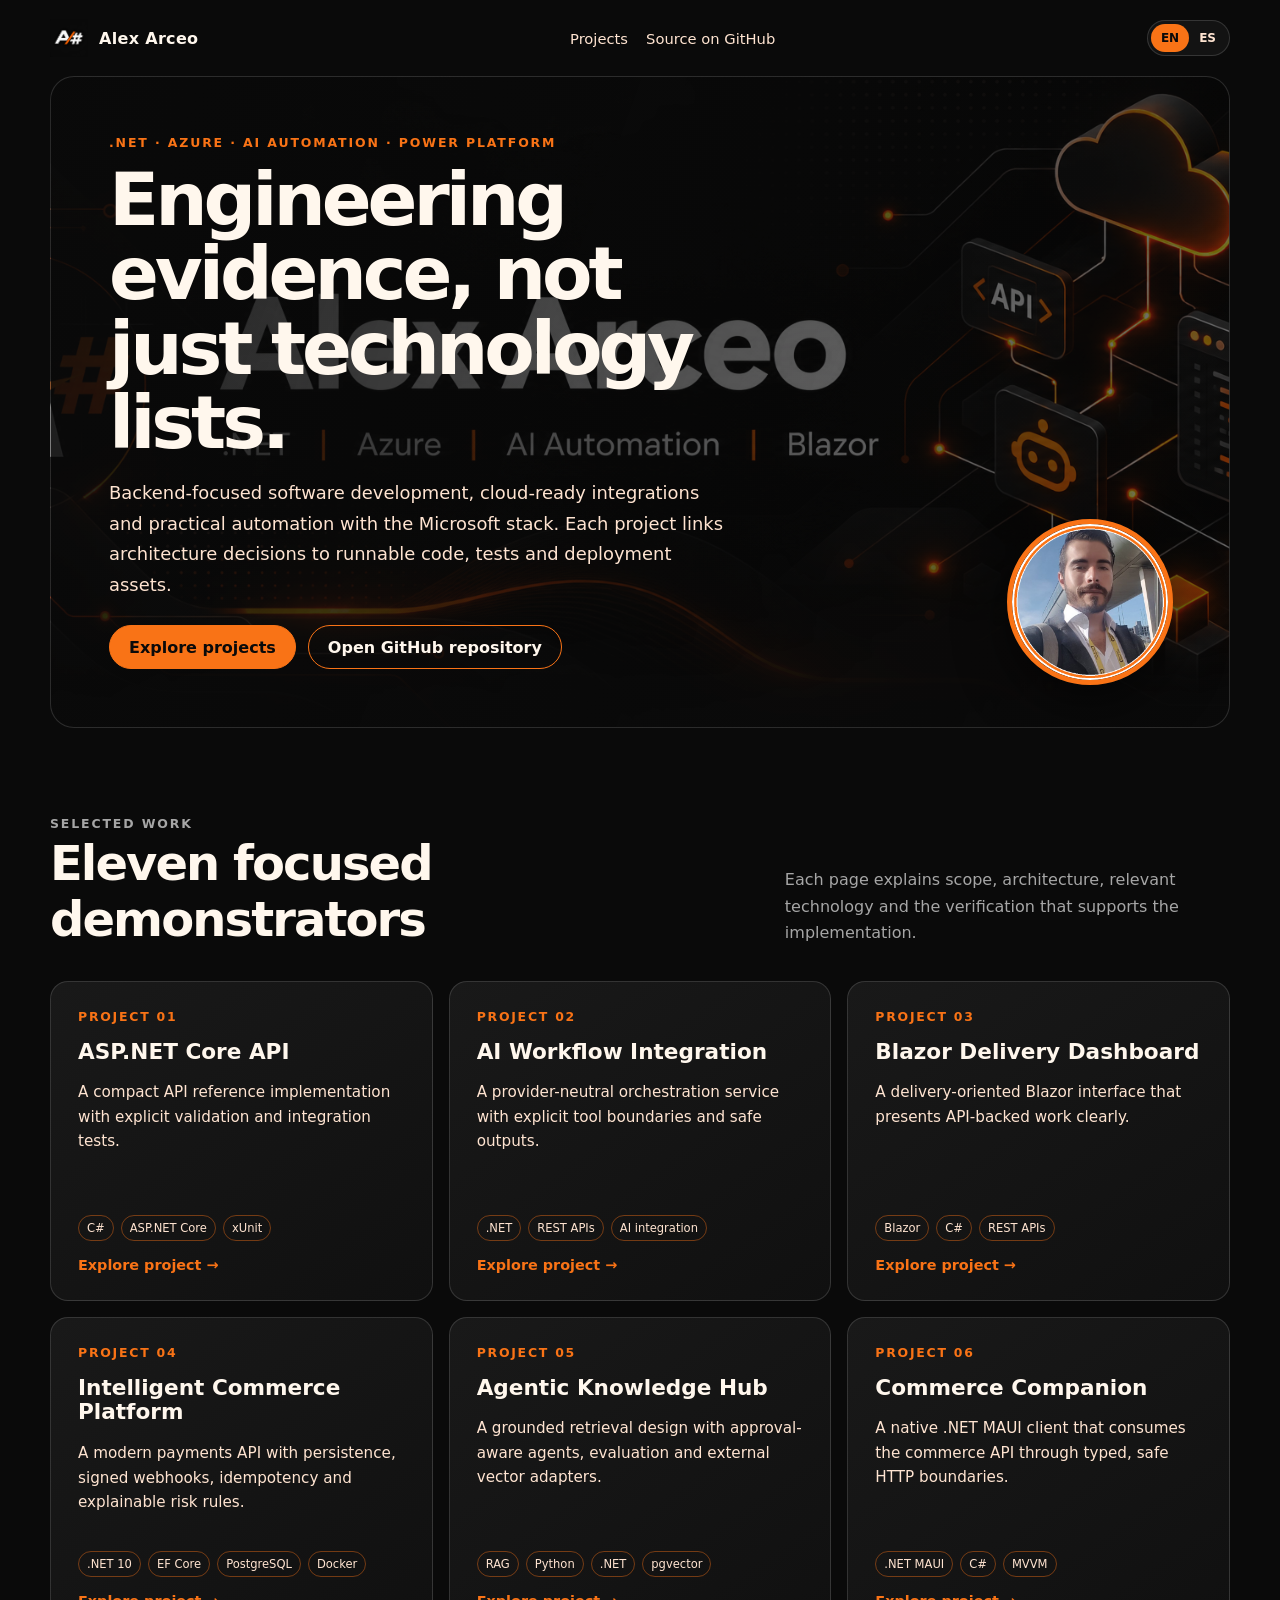
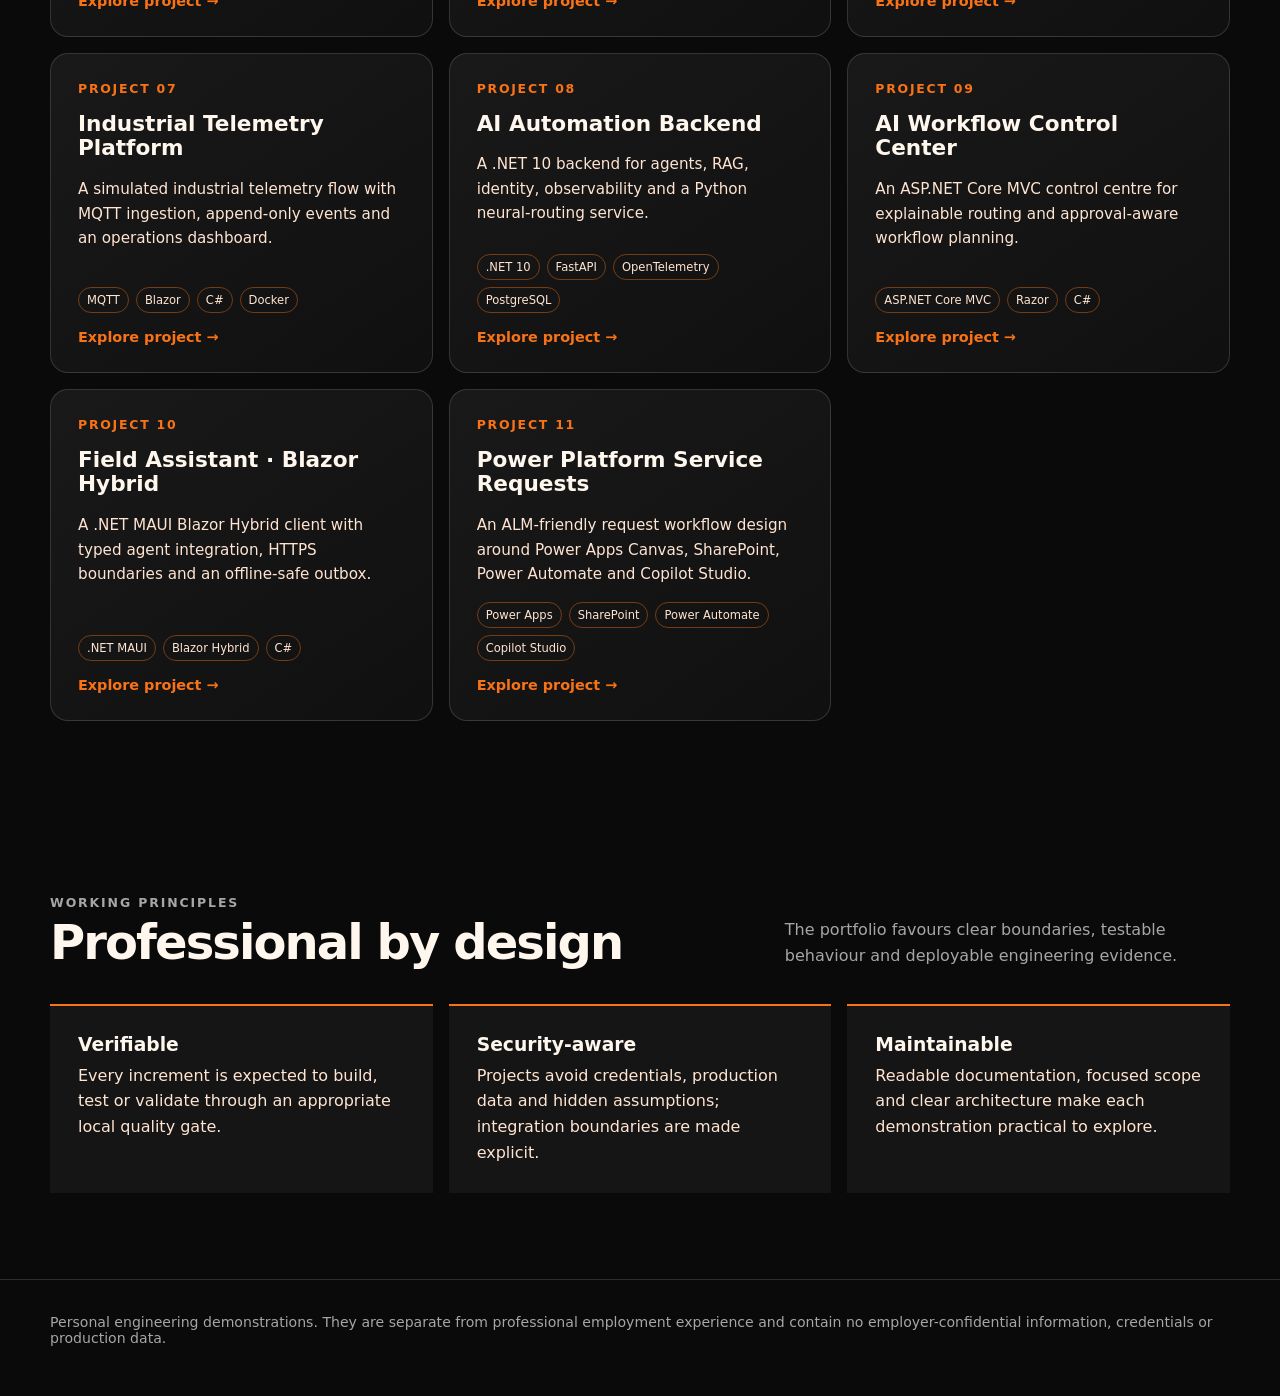
<file: index.html>
<!doctype html>
<html lang="en">
<head>
  <meta charset="utf-8" />
  <meta name="viewport" content="width=device-width, initial-scale=1" />
  <meta name="description" content="Alex Arceo's engineering portfolio: .NET, Azure, AI automation and Power Platform." />
  <title>Alex Arceo | Engineering Portfolio</title>
  <link rel="stylesheet" href="web/portfolio.css" />
</head>
<body data-root=".">
  <main id="app"></main>
  <script src="web/portfolio.js"></script>
</body>
</html>
</file>
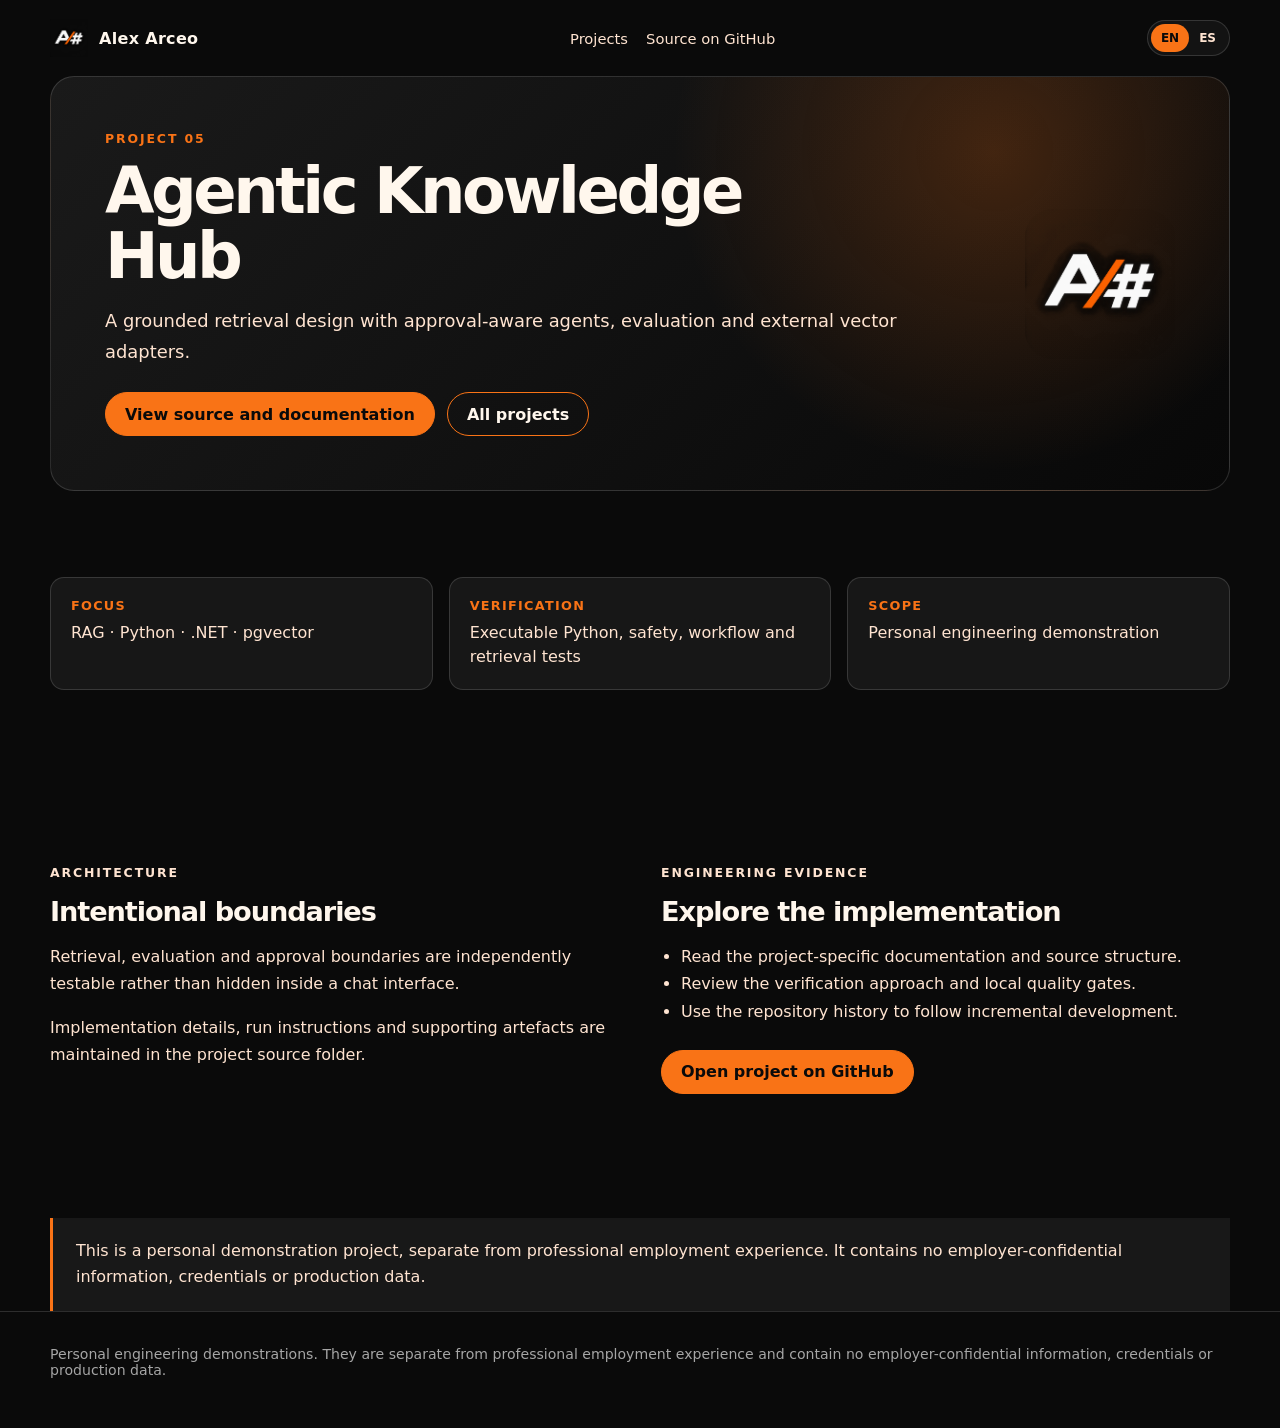
<file: projects/agentic-knowledge-hub/index.html>
<!doctype html><html lang="en"><head><meta charset="utf-8"><meta name="viewport" content="width=device-width,initial-scale=1"><title>Agentic Knowledge Hub | Alex Arceo</title><link rel="stylesheet" href="../../web/portfolio.css"></head><body data-root="../.." data-project="agentic-knowledge-hub"><main id="app"></main><script src="../../web/portfolio.js"></script></body></html>
</file>
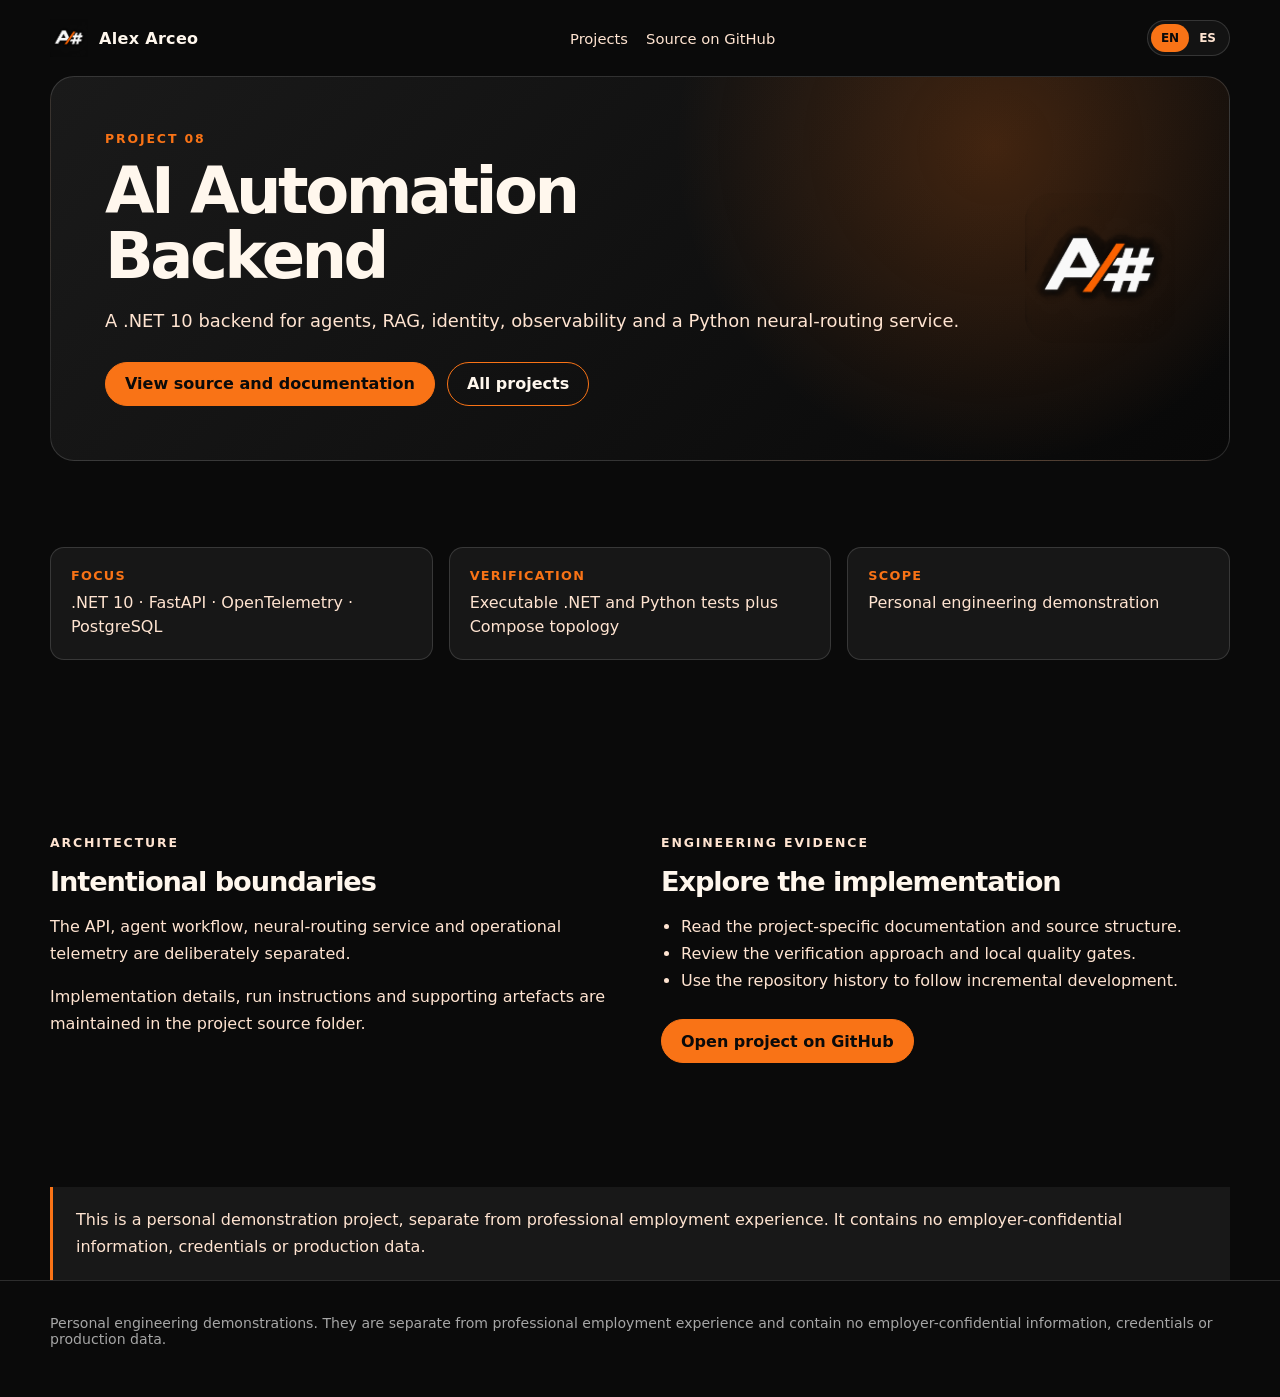
<file: projects/ai-automation-backend/index.html>
<!doctype html><html lang="en"><head><meta charset="utf-8"><meta name="viewport" content="width=device-width,initial-scale=1"><title>AI Automation Backend | Alex Arceo</title><link rel="stylesheet" href="../../web/portfolio.css"></head><body data-root="../.." data-project="ai-automation-backend"><main id="app"></main><script src="../../web/portfolio.js"></script></body></html>
</file>
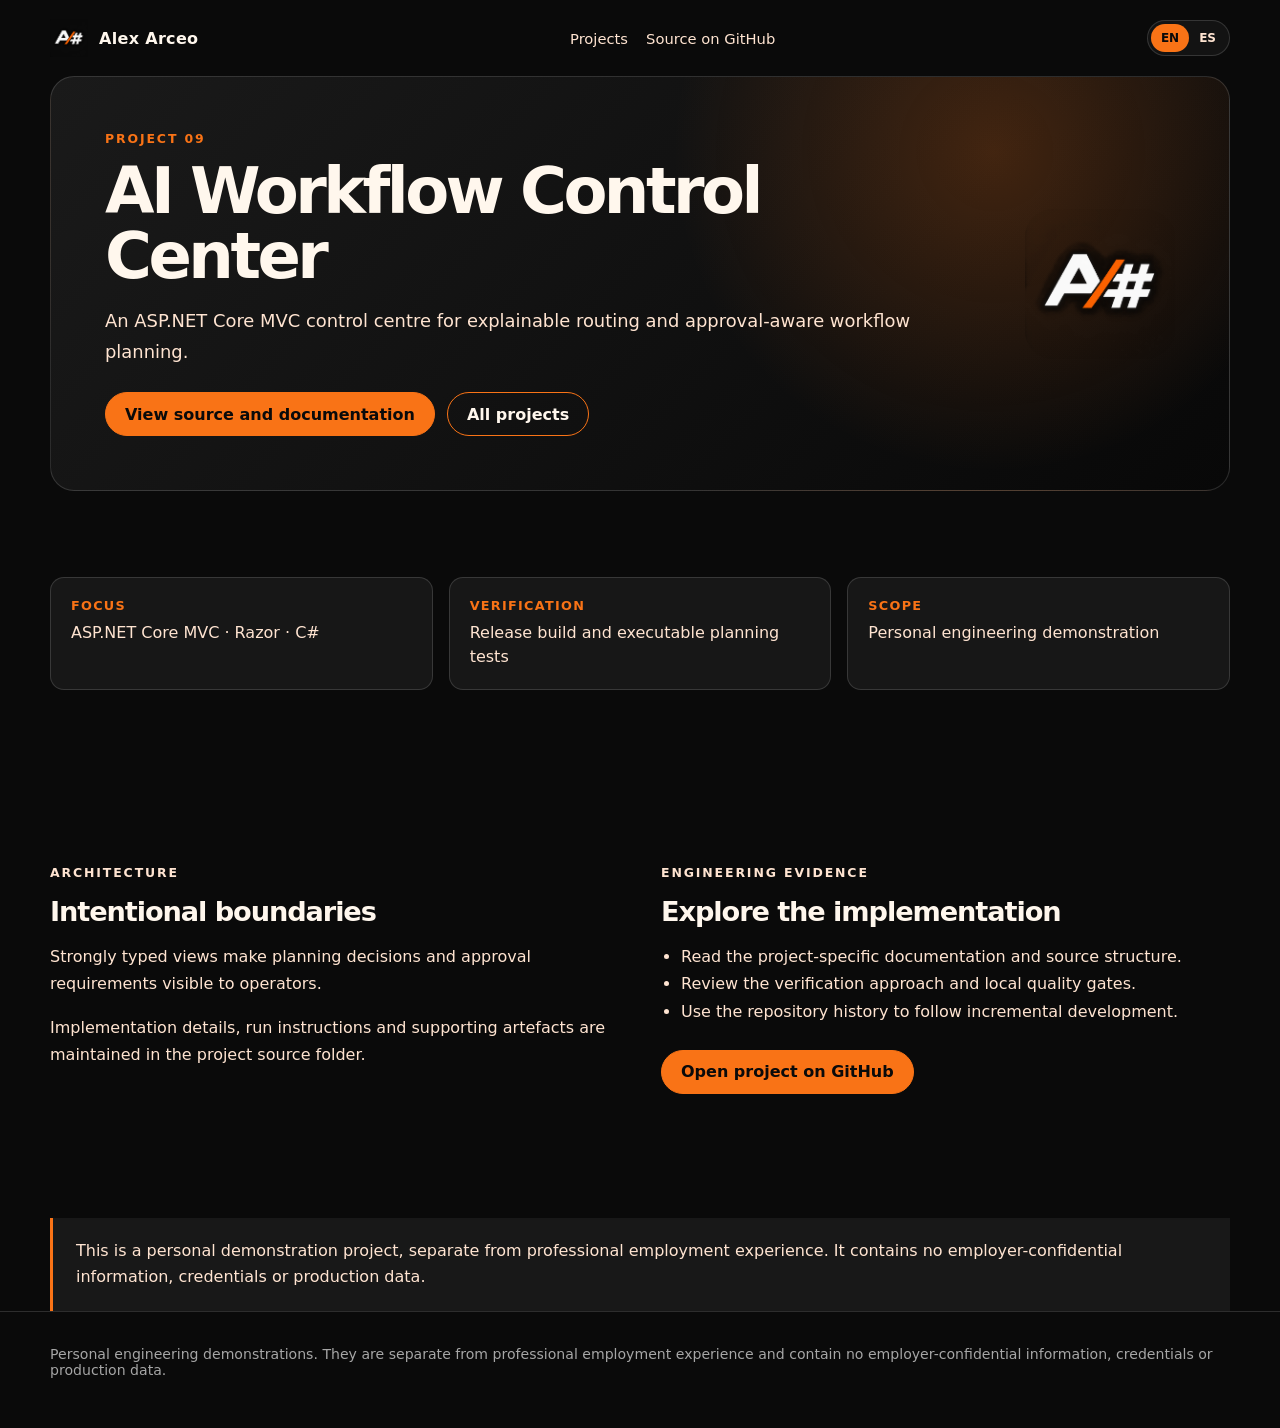
<file: projects/ai-workflow-control-center/index.html>
<!doctype html><html lang="en"><head><meta charset="utf-8"><meta name="viewport" content="width=device-width,initial-scale=1"><title>AI Workflow Control Center | Alex Arceo</title><link rel="stylesheet" href="../../web/portfolio.css"></head><body data-root="../.." data-project="ai-workflow-control-center"><main id="app"></main><script src="../../web/portfolio.js"></script></body></html>
</file>
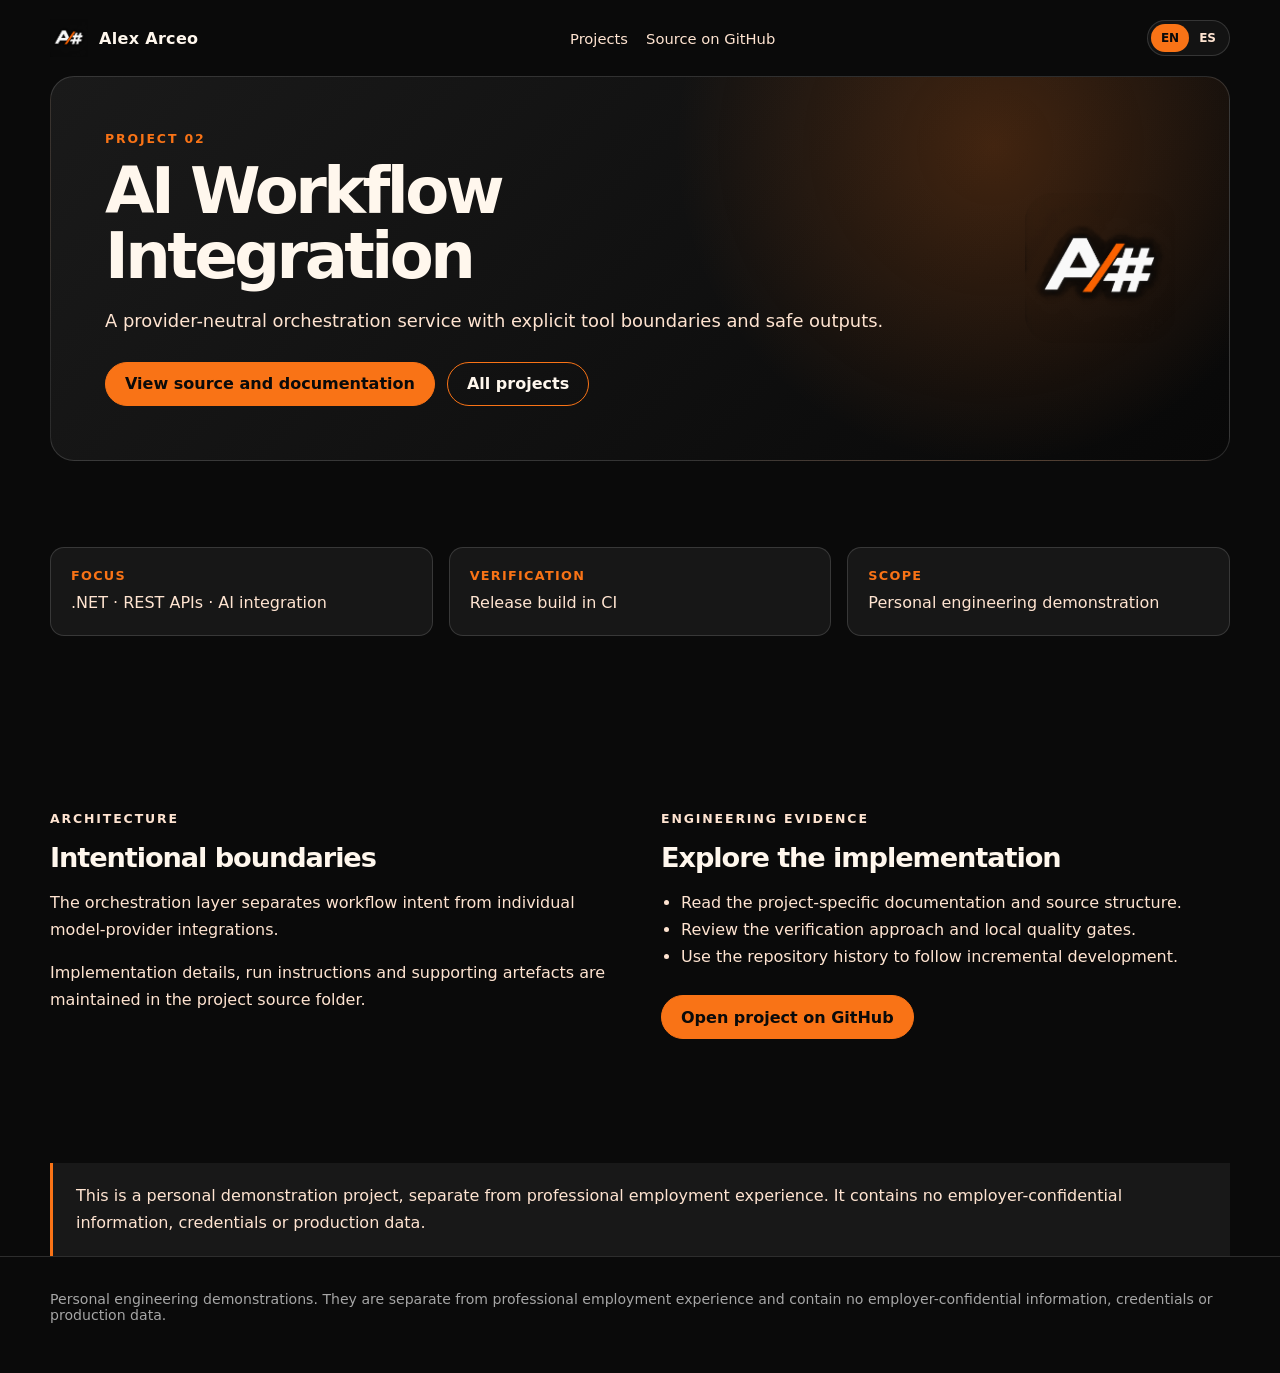
<file: projects/ai-workflow-integration/index.html>
<!doctype html><html lang="en"><head><meta charset="utf-8"><meta name="viewport" content="width=device-width,initial-scale=1"><title>AI Workflow Integration | Alex Arceo</title><link rel="stylesheet" href="../../web/portfolio.css"></head><body data-root="../.." data-project="ai-workflow-integration"><main id="app"></main><script src="../../web/portfolio.js"></script></body></html>
</file>
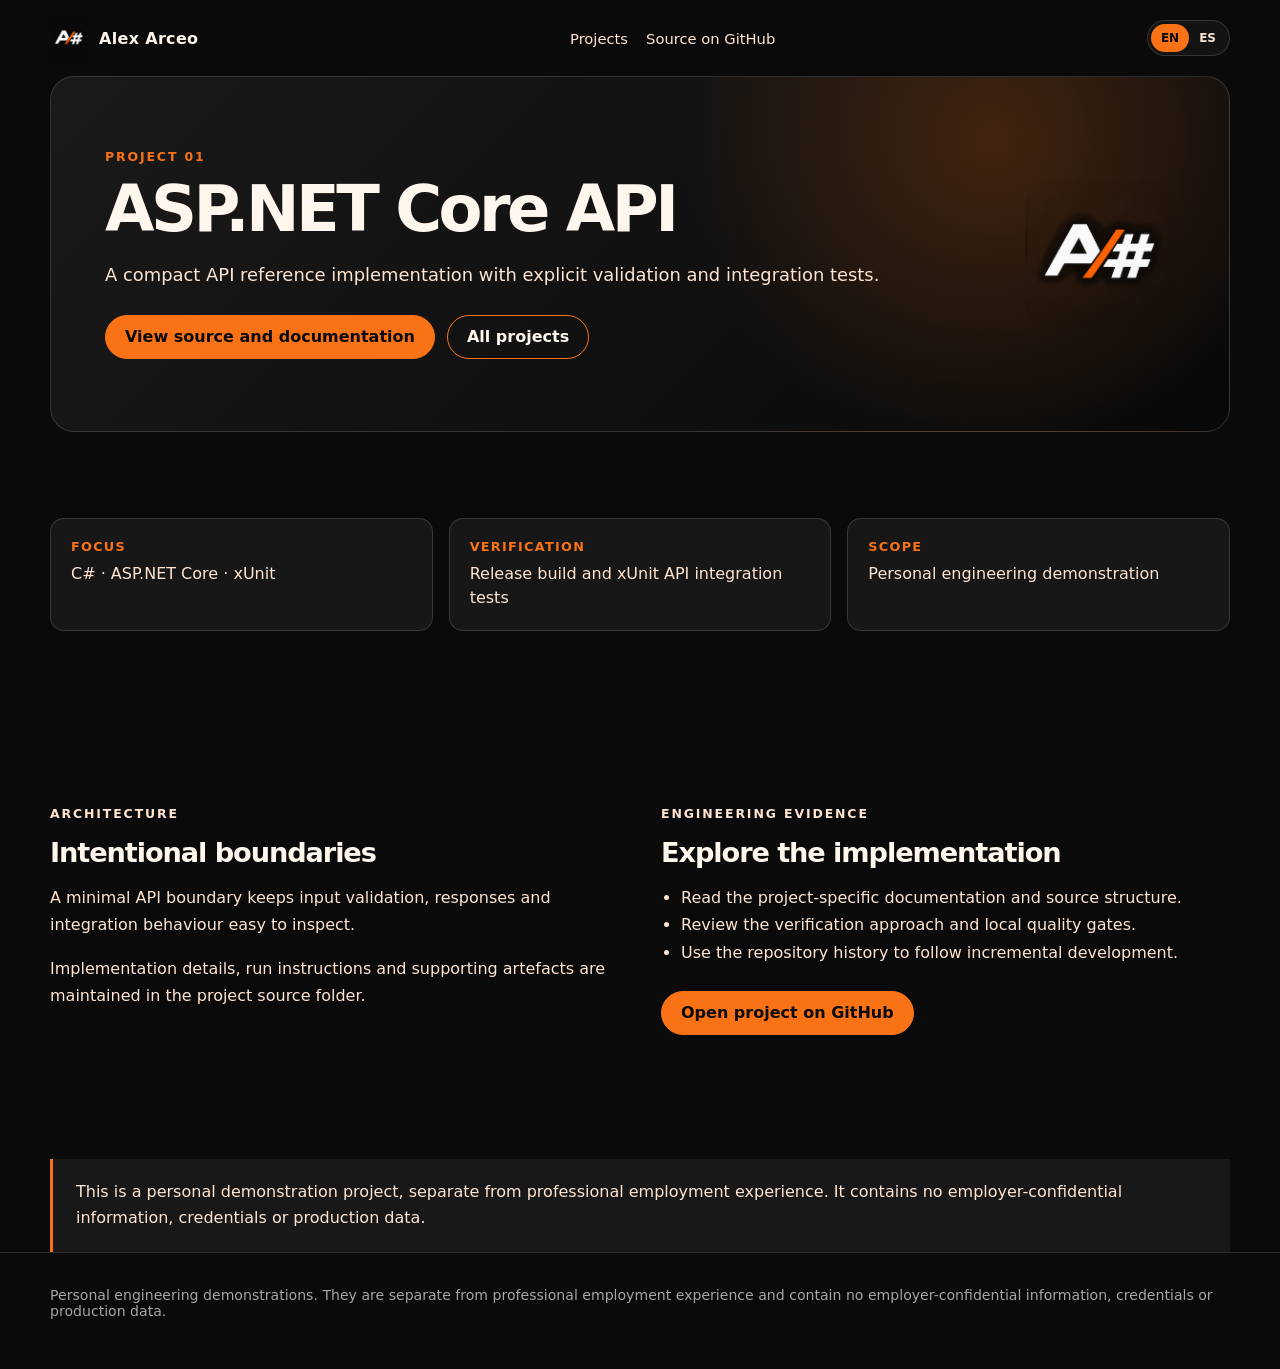
<file: projects/aspnet-core-api/index.html>
<!doctype html><html lang="en"><head><meta charset="utf-8"><meta name="viewport" content="width=device-width,initial-scale=1"><title>ASP.NET Core API | Alex Arceo</title><link rel="stylesheet" href="../../web/portfolio.css"></head><body data-root="../.." data-project="aspnet-core-api"><main id="app"></main><script src="../../web/portfolio.js"></script></body></html>
</file>
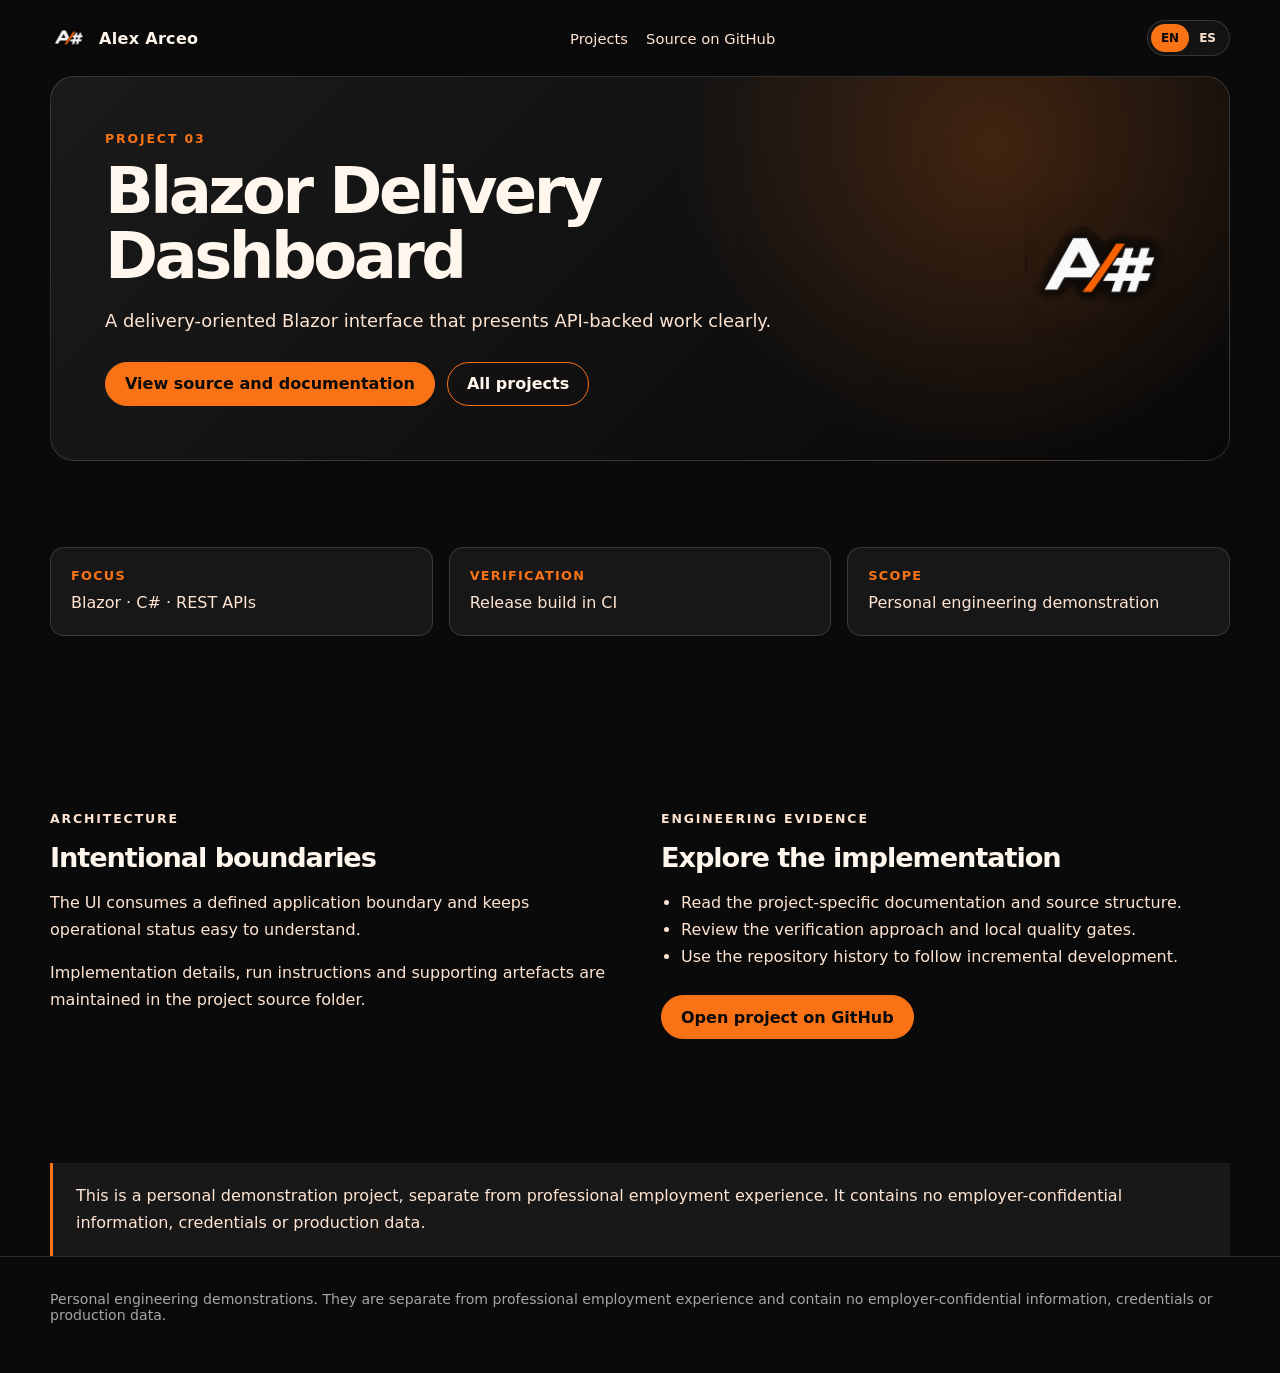
<file: projects/blazor-delivery-dashboard/index.html>
<!doctype html><html lang="en"><head><meta charset="utf-8"><meta name="viewport" content="width=device-width,initial-scale=1"><title>Blazor Delivery Dashboard | Alex Arceo</title><link rel="stylesheet" href="../../web/portfolio.css"></head><body data-root="../.." data-project="blazor-delivery-dashboard"><main id="app"></main><script src="../../web/portfolio.js"></script></body></html>
</file>
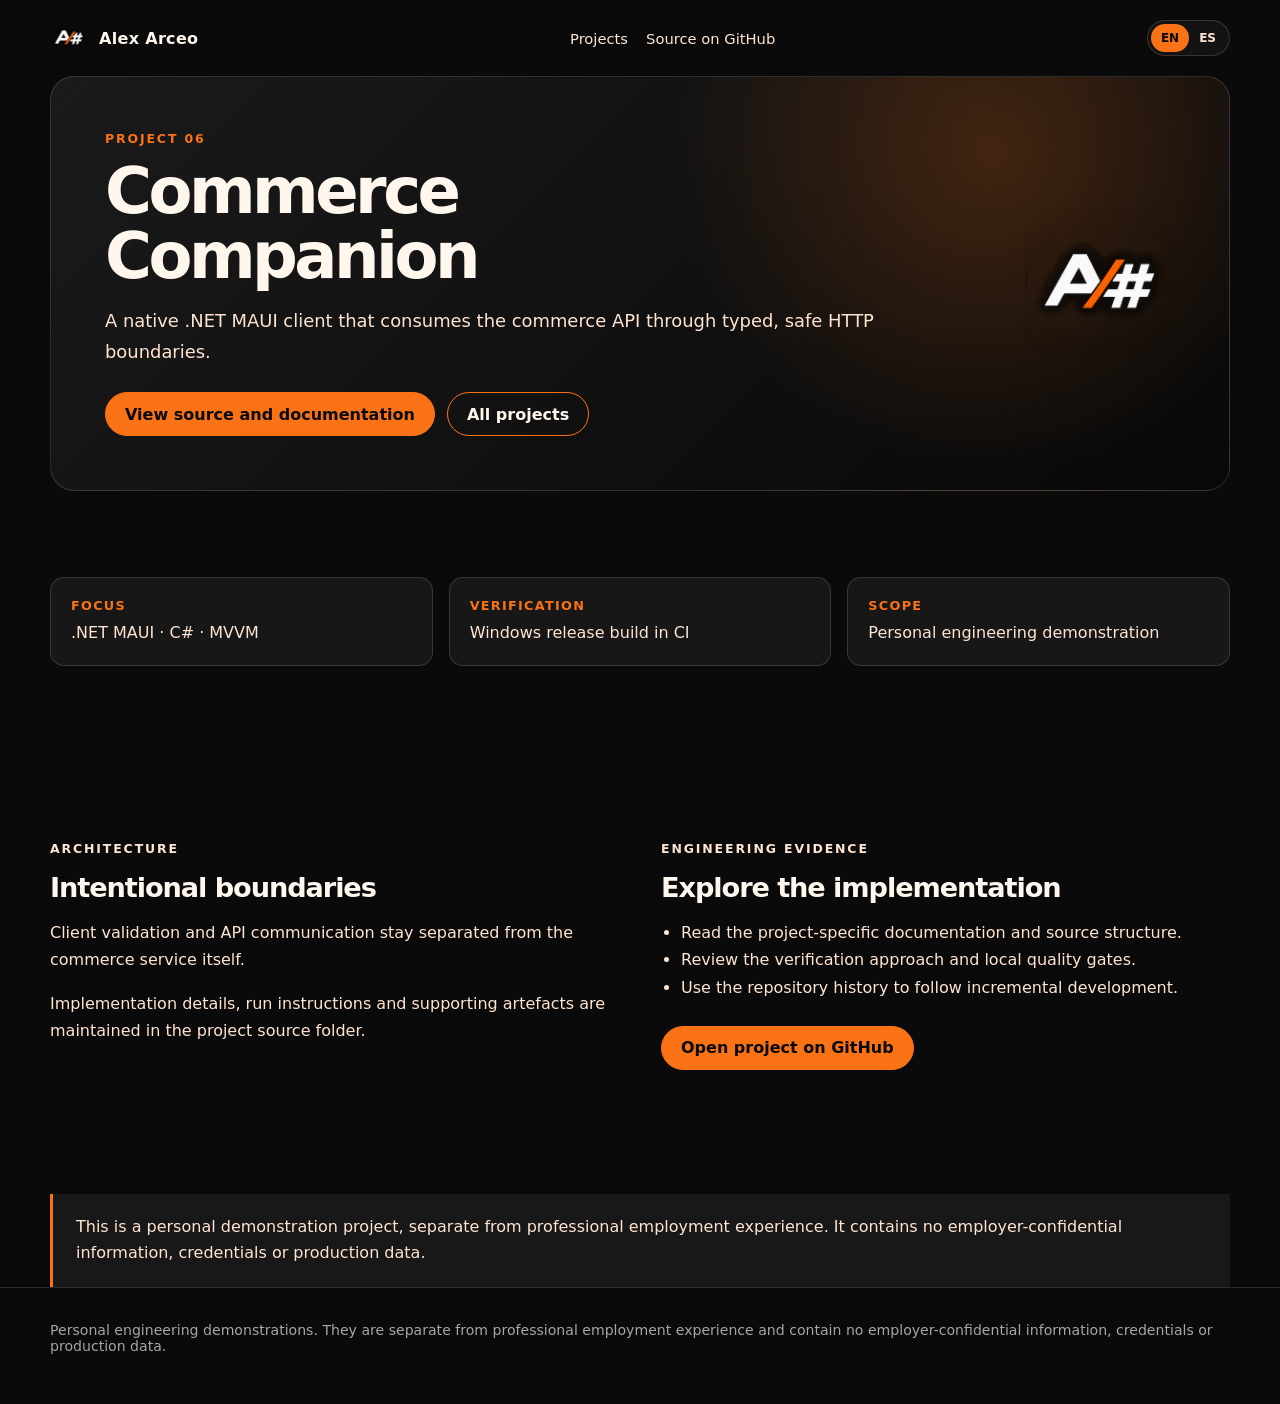
<file: projects/commerce-companion/index.html>
<!doctype html><html lang="en"><head><meta charset="utf-8"><meta name="viewport" content="width=device-width,initial-scale=1"><title>Commerce Companion | Alex Arceo</title><link rel="stylesheet" href="../../web/portfolio.css"></head><body data-root="../.." data-project="commerce-companion"><main id="app"></main><script src="../../web/portfolio.js"></script></body></html>
</file>
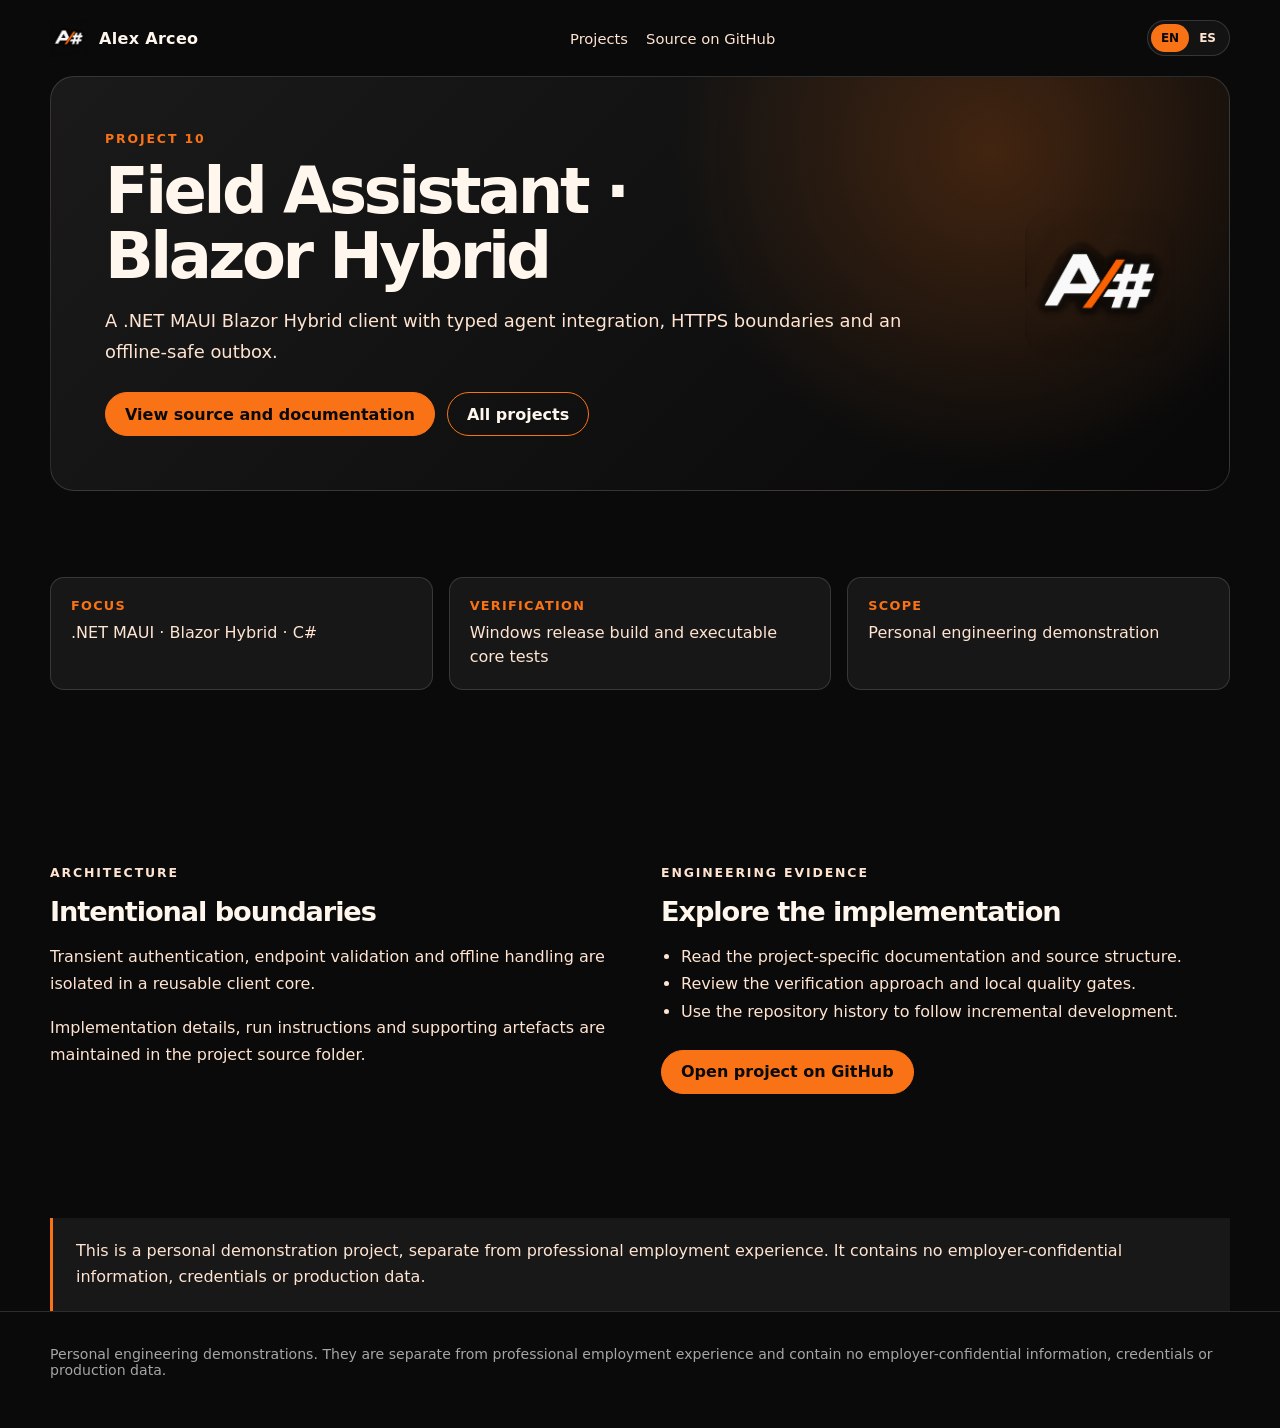
<file: projects/field-assistant-blazor-hybrid/index.html>
<!doctype html><html lang="en"><head><meta charset="utf-8"><meta name="viewport" content="width=device-width,initial-scale=1"><title>Field Assistant | Alex Arceo</title><link rel="stylesheet" href="../../web/portfolio.css"></head><body data-root="../.." data-project="field-assistant-blazor-hybrid"><main id="app"></main><script src="../../web/portfolio.js"></script></body></html>
</file>
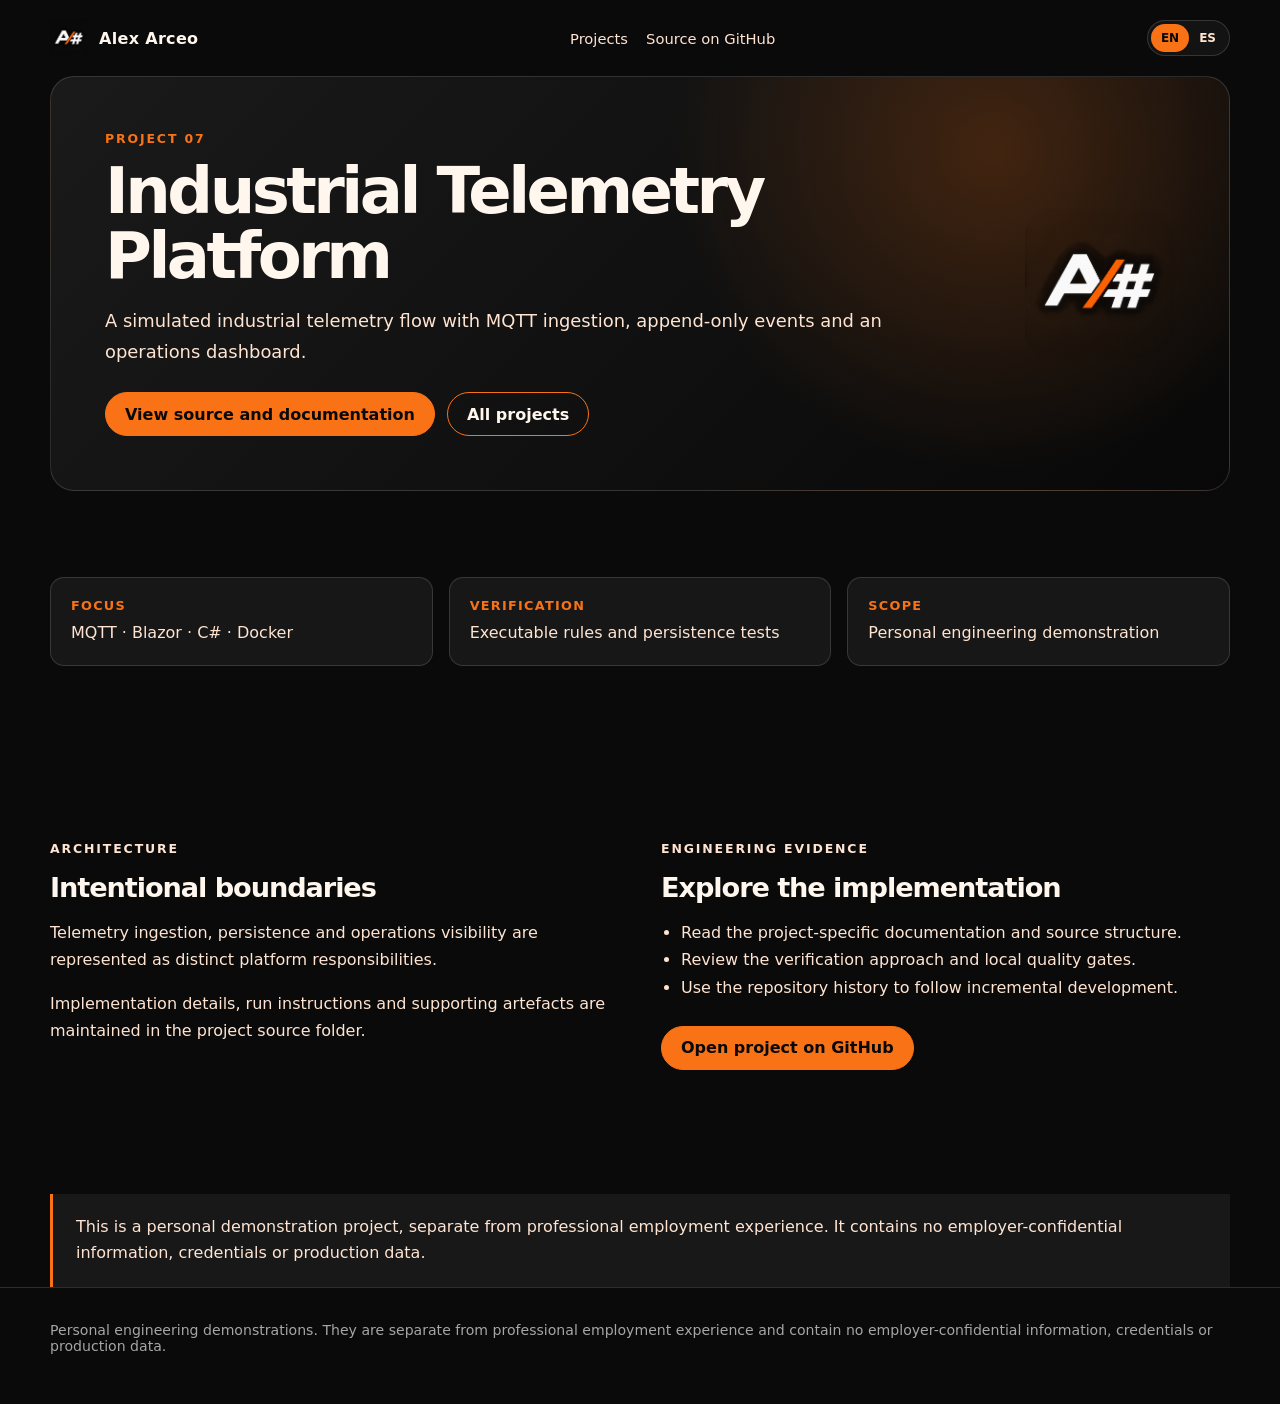
<file: projects/industrial-telemetry-platform/index.html>
<!doctype html><html lang="en"><head><meta charset="utf-8"><meta name="viewport" content="width=device-width,initial-scale=1"><title>Industrial Telemetry Platform | Alex Arceo</title><link rel="stylesheet" href="../../web/portfolio.css"></head><body data-root="../.." data-project="industrial-telemetry-platform"><main id="app"></main><script src="../../web/portfolio.js"></script></body></html>
</file>
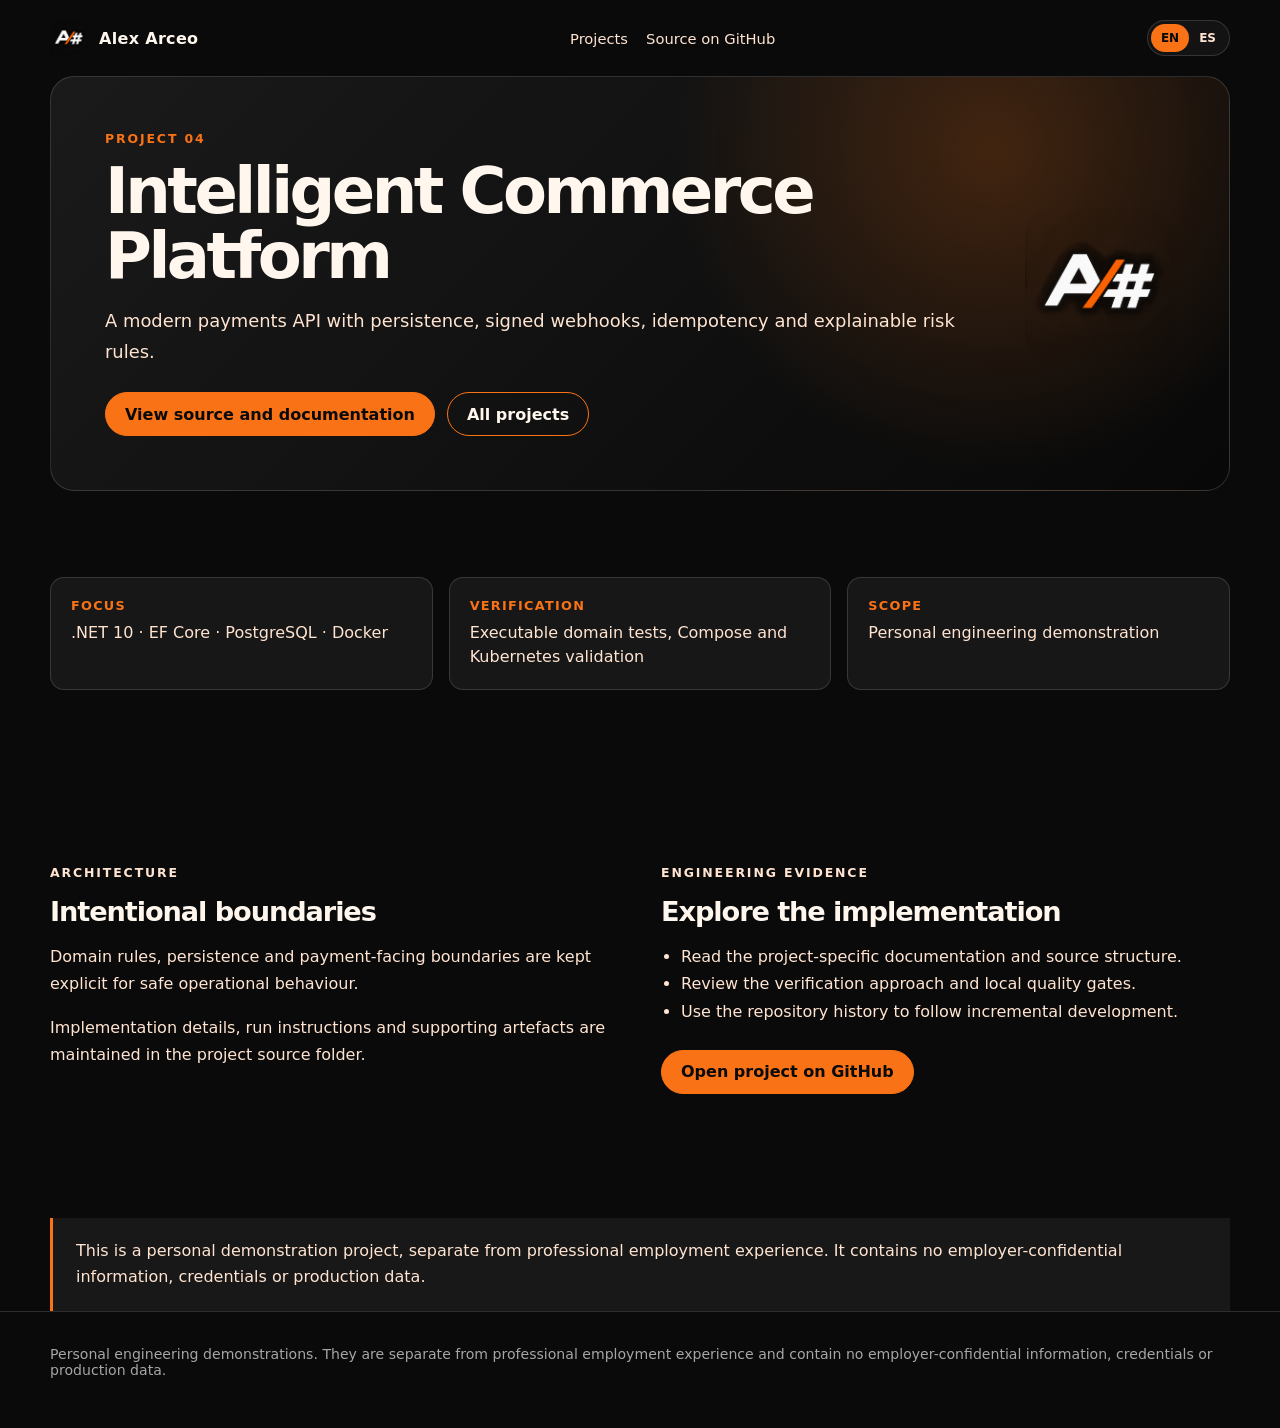
<file: projects/intelligent-commerce-platform/index.html>
<!doctype html><html lang="en"><head><meta charset="utf-8"><meta name="viewport" content="width=device-width,initial-scale=1"><title>Intelligent Commerce Platform | Alex Arceo</title><link rel="stylesheet" href="../../web/portfolio.css"></head><body data-root="../.." data-project="intelligent-commerce-platform"><main id="app"></main><script src="../../web/portfolio.js"></script></body></html>
</file>
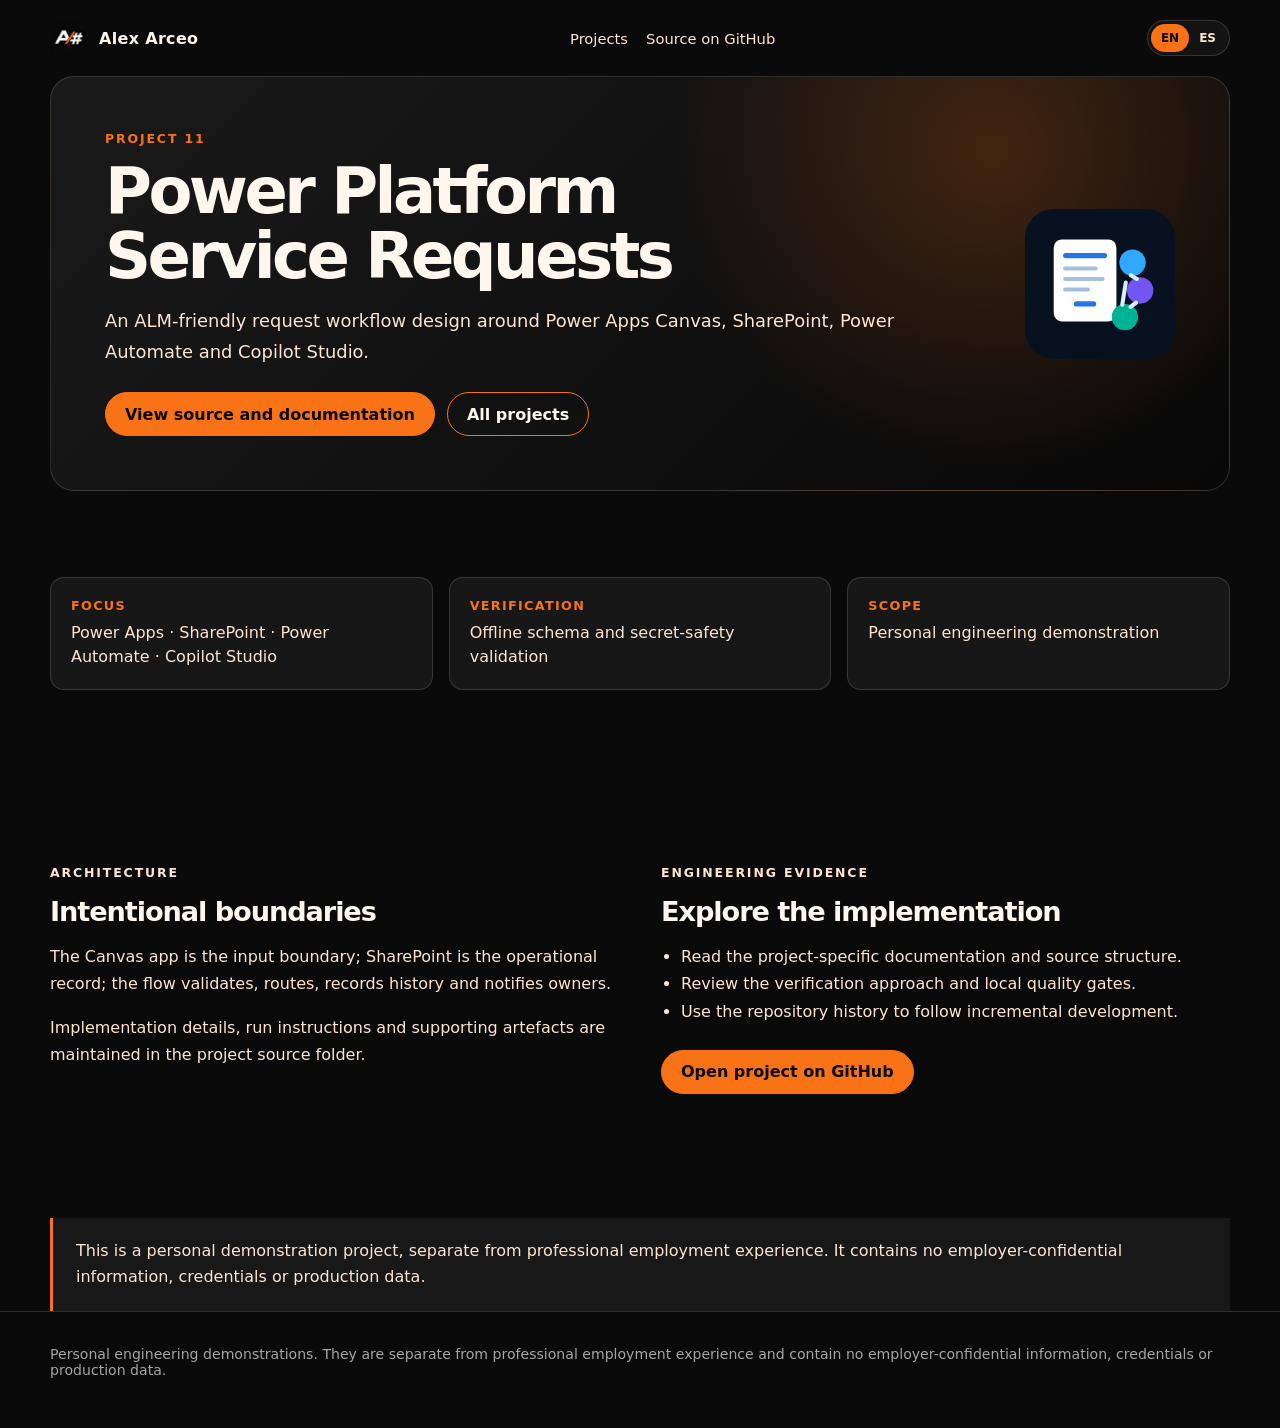
<file: projects/power-platform-service-requests/index.html>
<!doctype html><html lang="en"><head><meta charset="utf-8"><meta name="viewport" content="width=device-width,initial-scale=1"><title>Power Platform Service Requests | Alex Arceo</title><link rel="stylesheet" href="../../web/portfolio.css"></head><body data-root="../.." data-project="power-platform-service-requests"><main id="app"></main><script src="../../web/portfolio.js"></script></body></html>
</file>
<file: web/portfolio.css>
:root {
  --ink: #0a0a0a;
  --charcoal: #151515;
  --orange: #f97316;
  --peach: #ffe4d1;
  --ivory: #fff7ed;
  --muted: #a6a6a6;
  --line: rgba(255, 255, 255, .14);
}

* { box-sizing: border-box; }
html { scroll-behavior: smooth; }
body { margin: 0; background: var(--ink); color: var(--ivory); font-family: Inter, ui-sans-serif, system-ui, -apple-system, BlinkMacSystemFont, "Segoe UI", sans-serif; }
a { color: inherit; text-decoration: none; }
.shell { width: min(1180px, calc(100% - 40px)); margin: 0 auto; }
.topbar { display: flex; align-items: center; justify-content: space-between; gap: 24px; min-height: 76px; }
.brand { display: inline-flex; align-items: center; gap: 11px; font-weight: 800; letter-spacing: .02em; }
.brand img { width: 38px; height: 38px; object-fit: contain; }
.nav { display: flex; gap: 18px; color: var(--peach); font-size: .92rem; }
.nav a:hover { color: var(--orange); }
.language-switch { display: inline-flex; padding: 3px; border: 1px solid var(--line); border-radius: 999px; background: rgba(255, 255, 255, .04); }
.language-switch button { border: 0; border-radius: 999px; padding: 7px 10px; color: var(--peach); background: transparent; font: inherit; font-size: .75rem; font-weight: 800; cursor: pointer; }
.language-switch button.active { color: var(--ink); background: var(--orange); }
.hero { position: relative; overflow: hidden; min-height: 440px; display: grid; align-content: end; border: 1px solid var(--line); border-radius: 24px; background: linear-gradient(110deg, rgba(10,10,10,.95) 0%, rgba(10,10,10,.72) 48%, rgba(10,10,10,.52) 100%), url("../assets/portfolio-banner.png") center / cover; }
.hero-copy { position: relative; z-index: 1; width: min(740px, 100%); padding: 58px; }
.portrait { position: absolute; right: 56px; bottom: 42px; width: 166px; height: 166px; border-radius: 50%; border: 5px solid var(--orange); box-shadow: 0 18px 50px rgba(0, 0, 0, .54), inset 0 0 0 3px #fff; object-fit: cover; }
.eyebrow { margin: 0 0 13px; color: var(--orange); font-size: .78rem; font-weight: 800; letter-spacing: .15em; text-transform: uppercase; }
h1 { margin: 0; max-width: 720px; font-size: clamp(2.3rem, 6vw, 4.6rem); line-height: 1.01; letter-spacing: -.055em; }
.hero p:not(.eyebrow), .intro { color: var(--peach); font-size: 1.12rem; line-height: 1.7; }
.actions { display: flex; flex-wrap: wrap; gap: 12px; margin-top: 25px; }
.button { display: inline-flex; justify-content: center; align-items: center; min-height: 44px; padding: 0 19px; border: 1px solid var(--orange); border-radius: 999px; color: var(--ivory); font-weight: 750; transition: .2s ease; }
.button.primary { background: var(--orange); color: var(--ink); }
.button:hover { transform: translateY(-2px); background: var(--ivory); color: var(--ink); }
.section { padding: 86px 0; }
.section-head { display: grid; grid-template-columns: minmax(0, 1fr) minmax(240px, .65fr); gap: 50px; align-items: end; margin-bottom: 34px; }
h2 { margin: 0; font-size: clamp(1.75rem, 4vw, 3rem); letter-spacing: -.04em; }
.section-head p { margin: 0; color: var(--muted); line-height: 1.65; }
.project-grid { display: grid; grid-template-columns: repeat(3, minmax(0, 1fr)); gap: 16px; }
.card { min-height: 320px; display: flex; flex-direction: column; gap: 16px; padding: 27px; border: 1px solid var(--line); border-radius: 18px; background: linear-gradient(145deg, #191919, #101010); transition: border-color .2s ease, transform .2s ease; }
.card:hover { transform: translateY(-5px); border-color: rgba(249, 115, 22, .85); }
.number { color: var(--orange); font-size: .78rem; font-weight: 800; letter-spacing: .14em; }
.card h3 { margin: 0; font-size: 1.35rem; line-height: 1.15; }
.card p { margin: 0; color: var(--peach); line-height: 1.6; font-size: .95rem; }
.tags { display: flex; flex-wrap: wrap; gap: 7px; margin-top: auto; }
.tag { border: 1px solid rgba(249, 115, 22, .42); border-radius: 999px; padding: 5px 8px; color: var(--peach); font-size: .72rem; }
.card-link { color: var(--orange); font-weight: 800; font-size: .9rem; }
.principles { display: grid; grid-template-columns: repeat(3, 1fr); gap: 16px; }
.principle { padding: 28px; border-top: 2px solid var(--orange); background: var(--charcoal); }
.principle h3 { margin: 0 0 8px; }.principle p { margin: 0; color: var(--peach); line-height: 1.6; }
.footer { padding: 34px 0 50px; border-top: 1px solid var(--line); color: var(--muted); font-size: .88rem; }
.project-hero { min-height: 356px; display: grid; grid-template-columns: minmax(0, 1fr) 170px; gap: 36px; align-items: center; padding: 54px; border: 1px solid var(--line); border-radius: 24px; background: radial-gradient(circle at 80% 18%, rgba(249,115,22,.22), transparent 32%), linear-gradient(135deg, #1a1a1a, #080808); }
.project-hero h1 { font-size: clamp(2.2rem, 5vw, 4rem); }.project-mark { width: 150px; justify-self: end; border-radius: 28px; }
.facts { display: grid; grid-template-columns: repeat(3, 1fr); gap: 16px; }.fact { padding: 20px; background: #171717; border: 1px solid var(--line); border-radius: 14px; }.fact strong { display: block; margin-bottom: 8px; color: var(--orange); font-size: .8rem; letter-spacing: .1em; text-transform: uppercase; }.fact span { color: var(--peach); line-height: 1.5; }
.details { display: grid; grid-template-columns: 1fr 1fr; gap: 42px; }.details h2 { font-size: 1.7rem; margin-bottom: 14px; }.details p, .details li { color: var(--peach); line-height: 1.7; }.details ul { padding-left: 20px; }.notice { margin-top: 38px; padding: 20px 23px; border-left: 3px solid var(--orange); color: var(--peach); background: #181818; line-height: 1.65; }
@media (max-width: 840px) { .project-grid, .principles { grid-template-columns: 1fr 1fr; }.section-head, .details { grid-template-columns: 1fr; gap: 22px; }.facts { grid-template-columns: 1fr; }.hero-copy, .project-hero { padding: 34px; }.portrait { right: 34px; bottom: 28px; width: 122px; height: 122px; }.project-hero { grid-template-columns: 1fr; }.project-mark { justify-self: start; width: 104px; }.nav { display: none; } }
@media (max-width: 560px) { .shell { width: min(100% - 28px, 1180px); }.project-grid, .principles { grid-template-columns: 1fr; }.hero { min-height: 490px; }.hero-copy, .project-hero { padding: 26px; }.portrait { width: 92px; height: 92px; right: 20px; bottom: 20px; border-width: 3px; }.section { padding: 58px 0; } }
</file>
